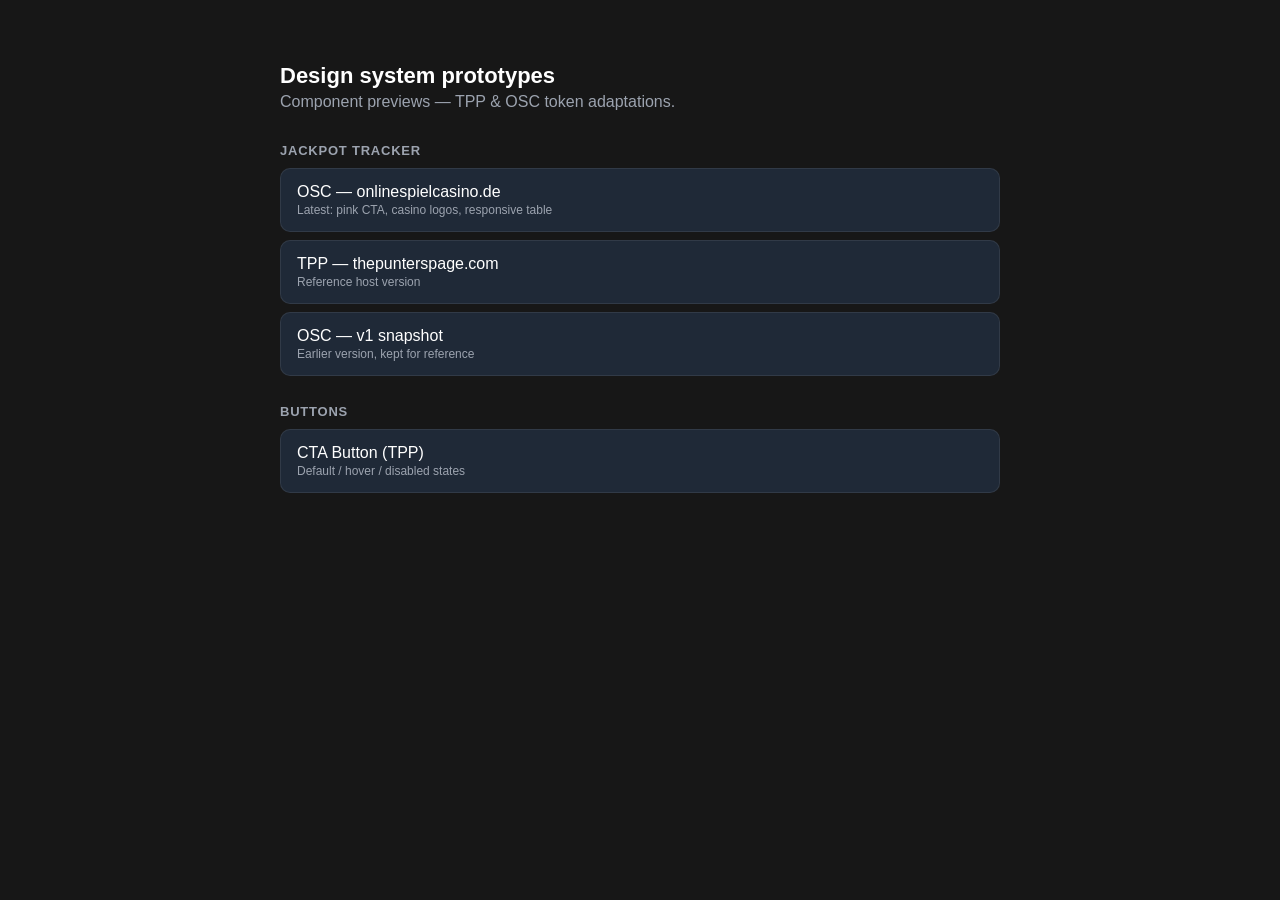
<file: index.html>
<!doctype html>
<html lang="en">
<head>
<meta charset="utf-8" />
<title>Design system prototypes</title>
<style>
  body { background: #171717; color: #fff; font-family: -apple-system, "Nunito Sans", sans-serif; padding: 48px 24px; max-width: 720px; margin: 0 auto; }
  h1 { font-size: 22px; margin-bottom: 4px; }
  p.sub { color: #9CA3AF; margin-top: 0; margin-bottom: 32px; }
  .group { margin-bottom: 28px; }
  .group h2 { font-size: 13px; text-transform: uppercase; letter-spacing: 0.06em; color: #9CA3AF; margin-bottom: 10px; }
  a.card { display: block; background: #1F2937; border: 1px solid rgba(255,255,255,0.08); border-radius: 10px; padding: 14px 16px; margin-bottom: 8px; color: #fff; text-decoration: none; }
  a.card:hover { border-color: #29D1C4; }
  a.card span { display: block; font-size: 12px; color: #9CA3AF; margin-top: 2px; }
</style>
</head>
<body>

<h1>Design system prototypes</h1>
<p class="sub">Component previews — TPP &amp; OSC token adaptations.</p>

<div class="group">
  <h2>Jackpot Tracker</h2>
  <a class="card" href="components/jackpot-tracker/jackpot-tracker.osc.html">
    OSC — onlinespielcasino.de <span>Latest: pink CTA, casino logos, responsive table</span>
  </a>
  <a class="card" href="components/jackpot-tracker/jackpot-tracker.html">
    TPP — thepunterspage.com <span>Reference host version</span>
  </a>
  <a class="card" href="components/jackpot-tracker/versions/v1-pink-cta-casino-logos/jackpot-tracker.osc.html">
    OSC — v1 snapshot <span>Earlier version, kept for reference</span>
  </a>
</div>

<div class="group">
  <h2>Buttons</h2>
  <a class="card" href="components/cta-button/cta-button.html">
    CTA Button (TPP) <span>Default / hover / disabled states</span>
  </a>
</div>

</body>
</html>
</file>
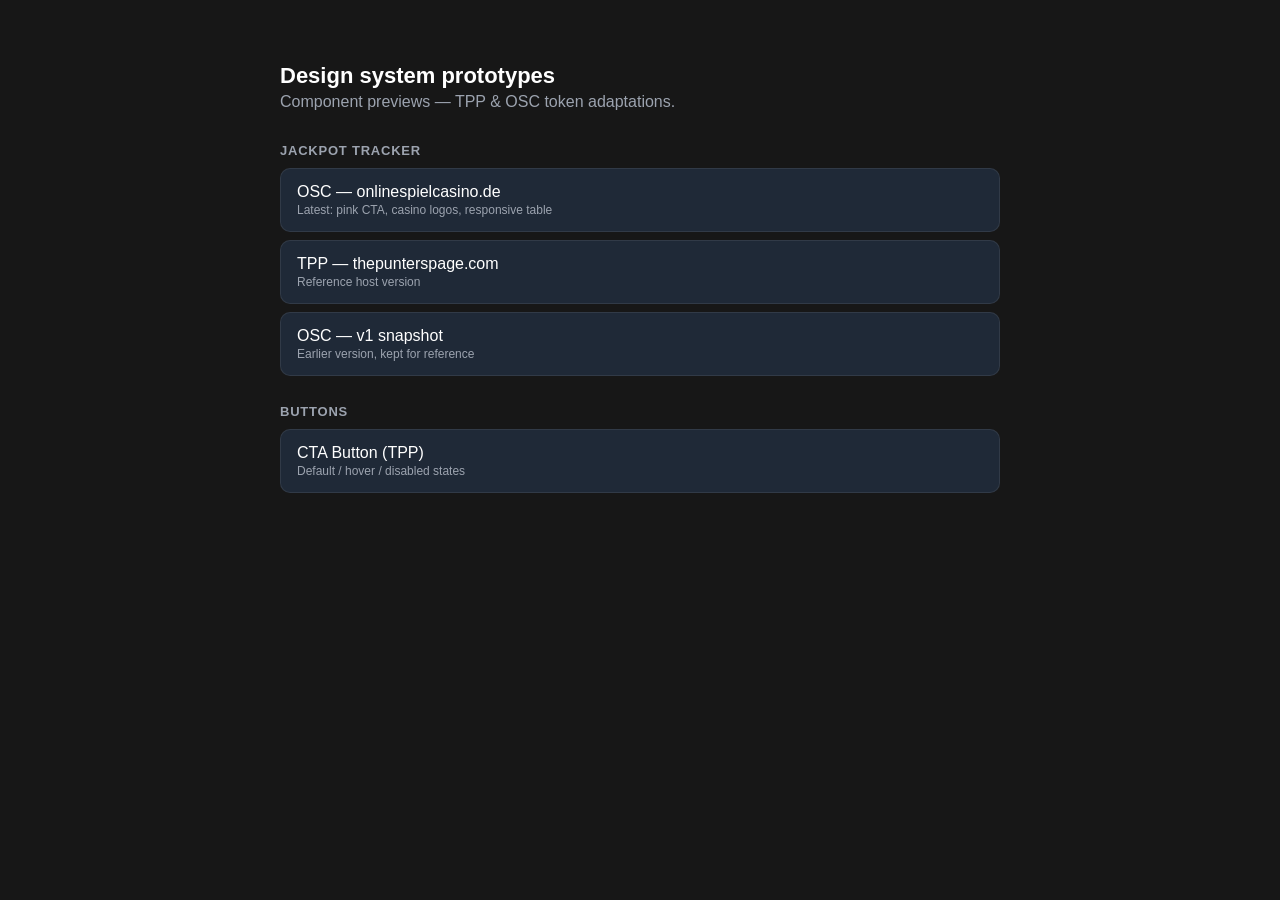
<file: all-demos.html>
<!doctype html>
<html lang="en">
<head>
<meta charset="utf-8" />
<meta name="viewport" content="width=device-width, initial-scale=1" />
<title>Design system prototypes</title>
<style>
  body { background: #171717; color: #fff; font-family: -apple-system, "Nunito Sans", sans-serif; padding: 48px 24px; max-width: 720px; margin: 0 auto; }
  h1 { font-size: 22px; margin-bottom: 4px; }
  p.sub { color: #9CA3AF; margin-top: 0; margin-bottom: 32px; }
  .group { margin-bottom: 28px; }
  .group h2 { font-size: 13px; text-transform: uppercase; letter-spacing: 0.06em; color: #9CA3AF; margin-bottom: 10px; }
  a.card { display: block; background: #1F2937; border: 1px solid rgba(255,255,255,0.08); border-radius: 10px; padding: 14px 16px; margin-bottom: 8px; color: #fff; text-decoration: none; }
  a.card:hover { border-color: #29D1C4; }
  a.card span { display: block; font-size: 12px; color: #9CA3AF; margin-top: 2px; }
</style>
</head>
<body>

<h1>Design system prototypes</h1>
<p class="sub">Component previews — TPP &amp; OSC token adaptations.</p>

<div class="group">
  <h2>Jackpot Tracker</h2>
  <a class="card" href="components/jackpot-tracker/jackpot-tracker.osc.html">
    OSC — onlinespielcasino.de <span>Latest: pink CTA, casino logos, responsive table</span>
  </a>
  <a class="card" href="components/jackpot-tracker/jackpot-tracker.html">
    TPP — thepunterspage.com <span>Reference host version</span>
  </a>
  <a class="card" href="components/jackpot-tracker/versions/v1-pink-cta-casino-logos/jackpot-tracker.osc.html">
    OSC — v1 snapshot <span>Earlier version, kept for reference</span>
  </a>
</div>

<div class="group">
  <h2>Buttons</h2>
  <a class="card" href="components/cta-button/cta-button.html">
    CTA Button (TPP) <span>Default / hover / disabled states</span>
  </a>
</div>

</body>
</html>
</file>
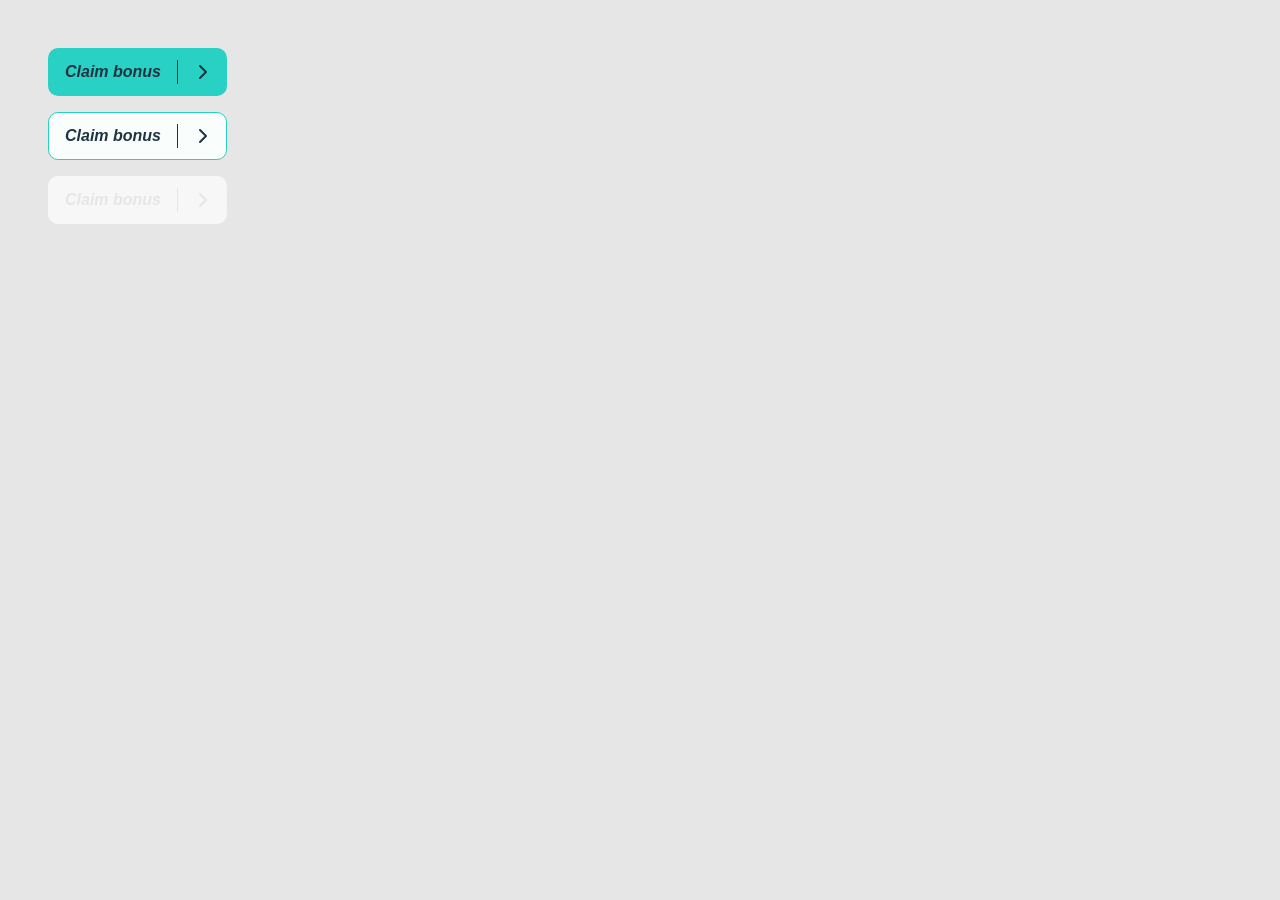
<file: components/cta-button/cta-button.html>
<!doctype html>
<html lang="es">
<head>
<meta charset="utf-8" />
<meta name="viewport" content="width=device-width, initial-scale=1" />
<title>TPP CTA Button — preview</title>
<link rel="stylesheet" href="../../tokens/tokens.css" />
<link rel="stylesheet" href="cta-button.css" />
<style>
  body { background: #e6e6e6; padding: 40px; display: flex; gap: 16px; flex-direction: column; align-items: flex-start; font-family: sans-serif; }
</style>
</head>
<body>

<button type="button" class="tpp-btn-cta">
  <span class="tpp-btn-cta__label">Claim bonus</span>
  <span class="tpp-btn-cta__icon-group">
    <span class="tpp-btn-cta__divider" aria-hidden="true"></span>
    <svg class="tpp-btn-cta__chevron" viewBox="0 0 320 512" aria-hidden="true">
      <path d="M310.6 233.4c12.5 12.5 12.5 32.8 0 45.3l-192 192c-12.5 12.5-32.8 12.5-45.3 0s-12.5-32.8 0-45.3L242.7 256 73.4 86.6c-12.5-12.5-12.5-32.8 0-45.3s32.8-12.5 45.3 0l192 192z"/>
    </svg>
  </span>
</button>

<button type="button" class="tpp-btn-cta is-hover">
  <span class="tpp-btn-cta__label">Claim bonus</span>
  <span class="tpp-btn-cta__icon-group">
    <span class="tpp-btn-cta__divider" aria-hidden="true"></span>
    <svg class="tpp-btn-cta__chevron" viewBox="0 0 320 512" aria-hidden="true">
      <path d="M310.6 233.4c12.5 12.5 12.5 32.8 0 45.3l-192 192c-12.5 12.5-32.8 12.5-45.3 0s-12.5-32.8 0-45.3L242.7 256 73.4 86.6c-12.5-12.5-12.5-32.8 0-45.3s32.8-12.5 45.3 0l192 192z"/>
    </svg>
  </span>
</button>

<button type="button" class="tpp-btn-cta" disabled>
  <span class="tpp-btn-cta__label">Claim bonus</span>
  <span class="tpp-btn-cta__icon-group">
    <span class="tpp-btn-cta__divider" aria-hidden="true"></span>
    <svg class="tpp-btn-cta__chevron" viewBox="0 0 320 512" aria-hidden="true">
      <path d="M310.6 233.4c12.5 12.5 12.5 32.8 0 45.3l-192 192c-12.5 12.5-32.8 12.5-45.3 0s-12.5-32.8 0-45.3L242.7 256 73.4 86.6c-12.5-12.5-12.5-32.8 0-45.3s32.8-12.5 45.3 0l192 192z"/>
    </svg>
  </span>
</button>

</body>
</html>
</file>
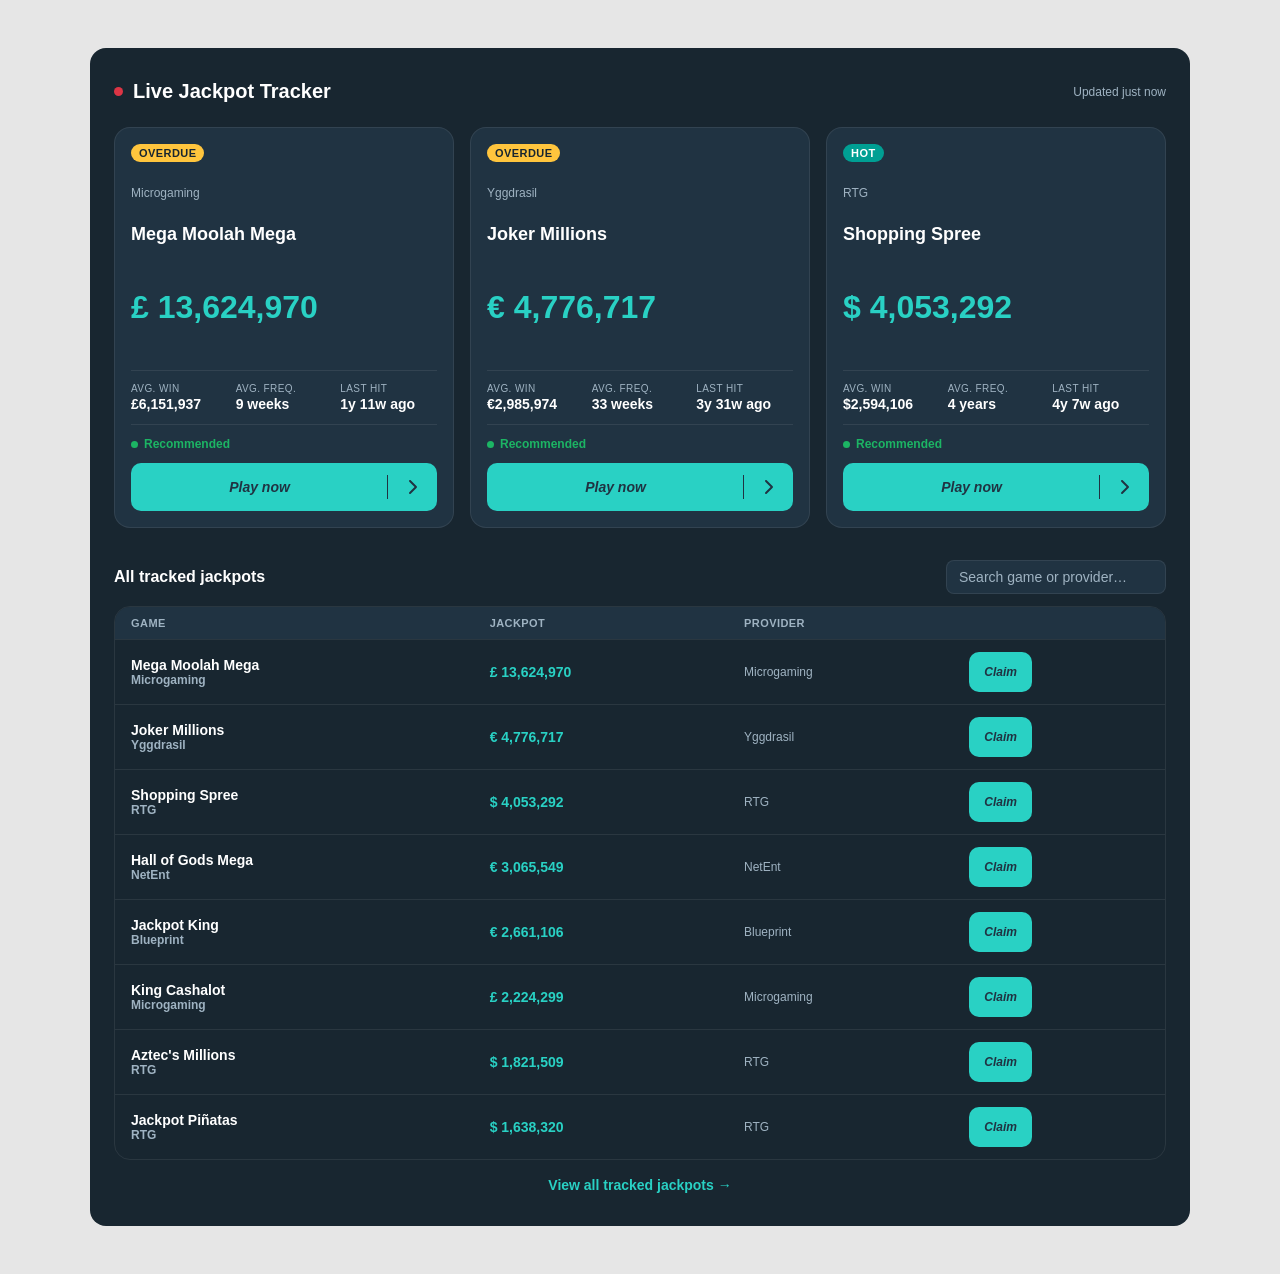
<file: components/jackpot-tracker/jackpot-tracker.html>
<!doctype html>
<html lang="en">
<head>
<meta charset="utf-8" />
<meta name="viewport" content="width=device-width, initial-scale=1" />
<title>TPP Jackpot Tracker — preview</title>
<link rel="stylesheet" href="../../tokens/tokens.css" />
<link rel="stylesheet" href="../cta-button/cta-button.css" />
<link rel="stylesheet" href="jackpot-tracker.css" />
<style>
  body { background: #e6e6e6; padding: 40px; font-family: sans-serif; }
  .page { max-width: 1100px; margin: 0 auto; }
</style>
</head>
<body>
<div class="page">

<section class="tpp-jackpot-tracker" aria-label="Jackpot tracker">
  <div class="tpp-jackpot-tracker__header">
    <h2 class="tpp-jackpot-tracker__title">
      <span class="tpp-jackpot-tracker__live-dot" aria-hidden="true"></span>
      Live Jackpot Tracker
    </h2>
    <span class="tpp-jackpot-tracker__updated">Updated <span id="jt-updated">just now</span></span>
  </div>

  <div class="tpp-jackpot-tracker__hero-grid" id="jt-hero-grid"></div>

  <div class="tpp-jackpot-tracker__table-controls">
    <h3 style="margin:0; font-size:16px;">All tracked jackpots</h3>
    <input type="search" id="jt-search" class="jt-search" placeholder="Search game or provider…" />
  </div>

  <div class="tpp-jackpot-tracker__table-wrap">
    <table class="jt-table">
      <thead>
        <tr>
          <th data-sortable="game">Game</th>
          <th data-sortable="amount">Jackpot</th>
          <th>Provider</th>
          <th></th>
        </tr>
      </thead>
      <tbody id="jt-table-body"></tbody>
    </table>
  </div>

  <div class="tpp-jackpot-tracker__footer">
    <a href="#">View all tracked jackpots →</a>
  </div>
</section>

</div>
<script src="jackpot-tracker.js"></script>
</body>
</html>
</file>
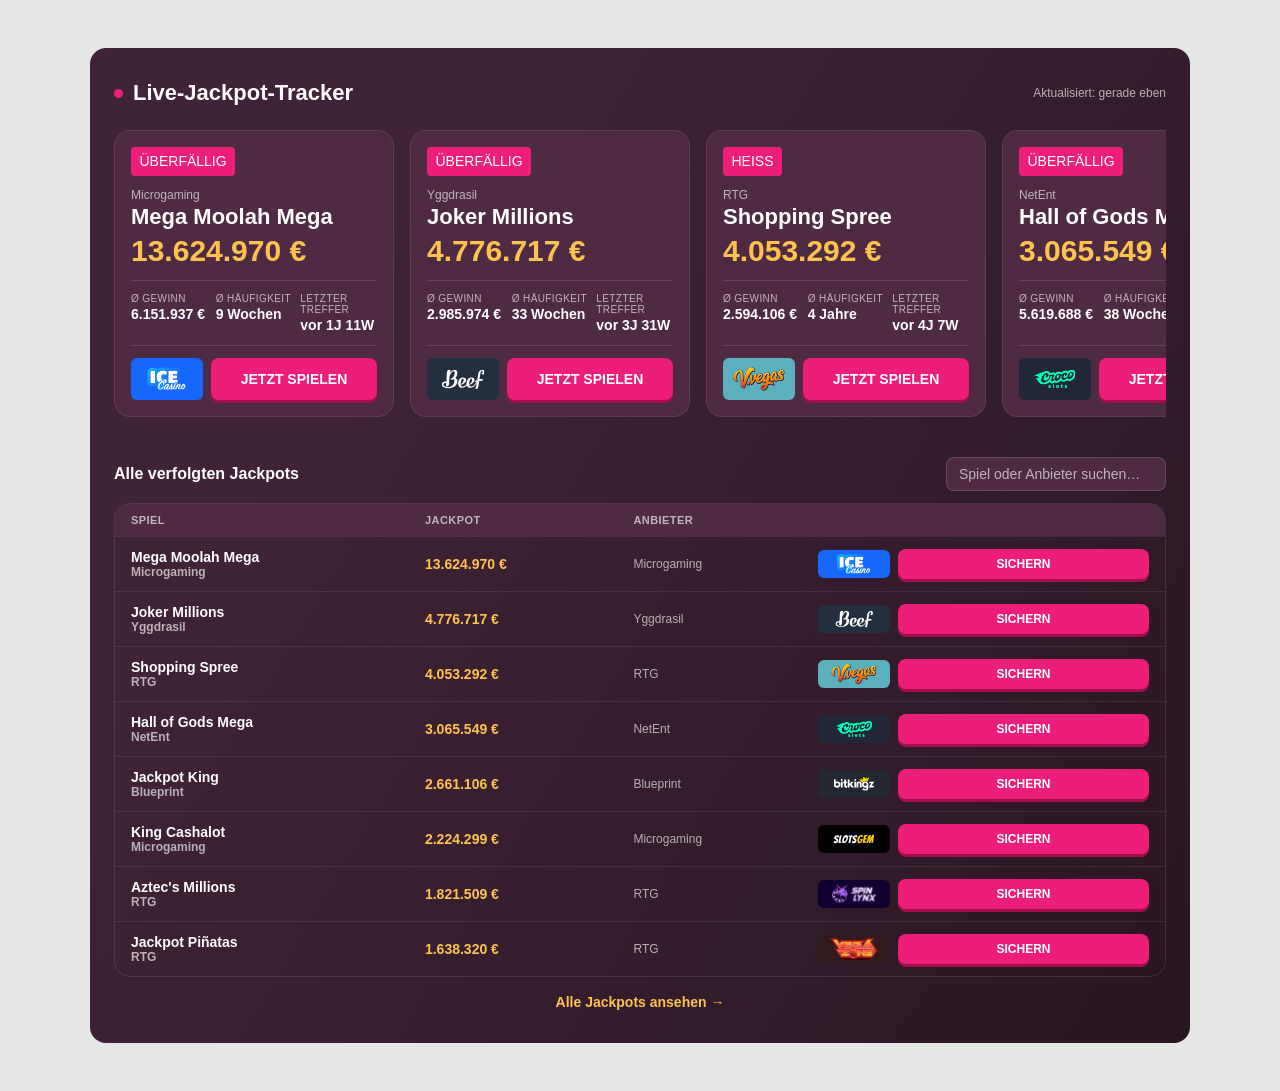
<file: components/jackpot-tracker/jackpot-tracker.osc.html>
<!doctype html>
<html lang="de">
<head>
<meta charset="utf-8" />
<meta name="viewport" content="width=device-width, initial-scale=1" />
<title>OSC Jackpot-Tracker — Vorschau</title>
<link rel="stylesheet" href="/tokens/osc.tokens.css" />
<link rel="stylesheet" href="/components/jackpot-tracker/jackpot-tracker.osc.css" />
<style>
  body { background: #e6e6e6; padding: 40px; font-family: sans-serif; }
  .page { max-width: 1100px; margin: 0 auto; }

  /* Este archivo es un "preview harness" (fondo gris + padding, para ver el componente aislado).
     Ese padding generoso está pensado para desktop — en mobile solo restaba ancho útil y dejaba
     el componente flotando con márgenes grises en vez de ocupar la pantalla. El componente ya
     tiene su propio padding interno responsive (ver jackpot-tracker.osc.css), así que aquí basta
     con reducir el del harness. */
  @media (max-width: 680px) {
    body { padding: 8px; }
    .page { max-width: 100%; }
  }
</style>
</head>
<body>
<div class="page">

<section class="osc-jackpot-tracker" aria-label="Jackpot-Tracker">
  <div class="osc-jackpot-tracker__header">
    <h2 class="osc-jackpot-tracker__title">
      <span class="osc-jackpot-tracker__live-dot" aria-hidden="true"></span>
      Live-Jackpot-Tracker
    </h2>
    <span class="osc-jackpot-tracker__updated">Aktualisiert: <span id="osc-jt-updated">gerade eben</span></span>
  </div>

  <div class="osc-jackpot-tracker__hero-grid" id="osc-jt-hero-grid"></div>

  <div class="osc-jackpot-tracker__table-controls">
    <h3 style="margin:0; font-size:16px;">Alle verfolgten Jackpots</h3>
    <input type="search" id="osc-jt-search" class="osc-jt-search" placeholder="Spiel oder Anbieter suchen…" />
  </div>

  <div class="osc-jackpot-tracker__table-wrap">
    <table class="osc-jt-table">
      <thead>
        <tr>
          <th data-sortable="game">Spiel</th>
          <th data-sortable="amount">Jackpot</th>
          <th>Anbieter</th>
          <th></th>
        </tr>
      </thead>
      <tbody id="osc-jt-table-body"></tbody>
    </table>
  </div>

  <div class="osc-jackpot-tracker__footer">
    <a href="#">Alle Jackpots ansehen →</a>
  </div>
</section>

</div>
<script src="/components/jackpot-tracker/jackpot-tracker.osc.js"></script>
</body>
</html>
</file>
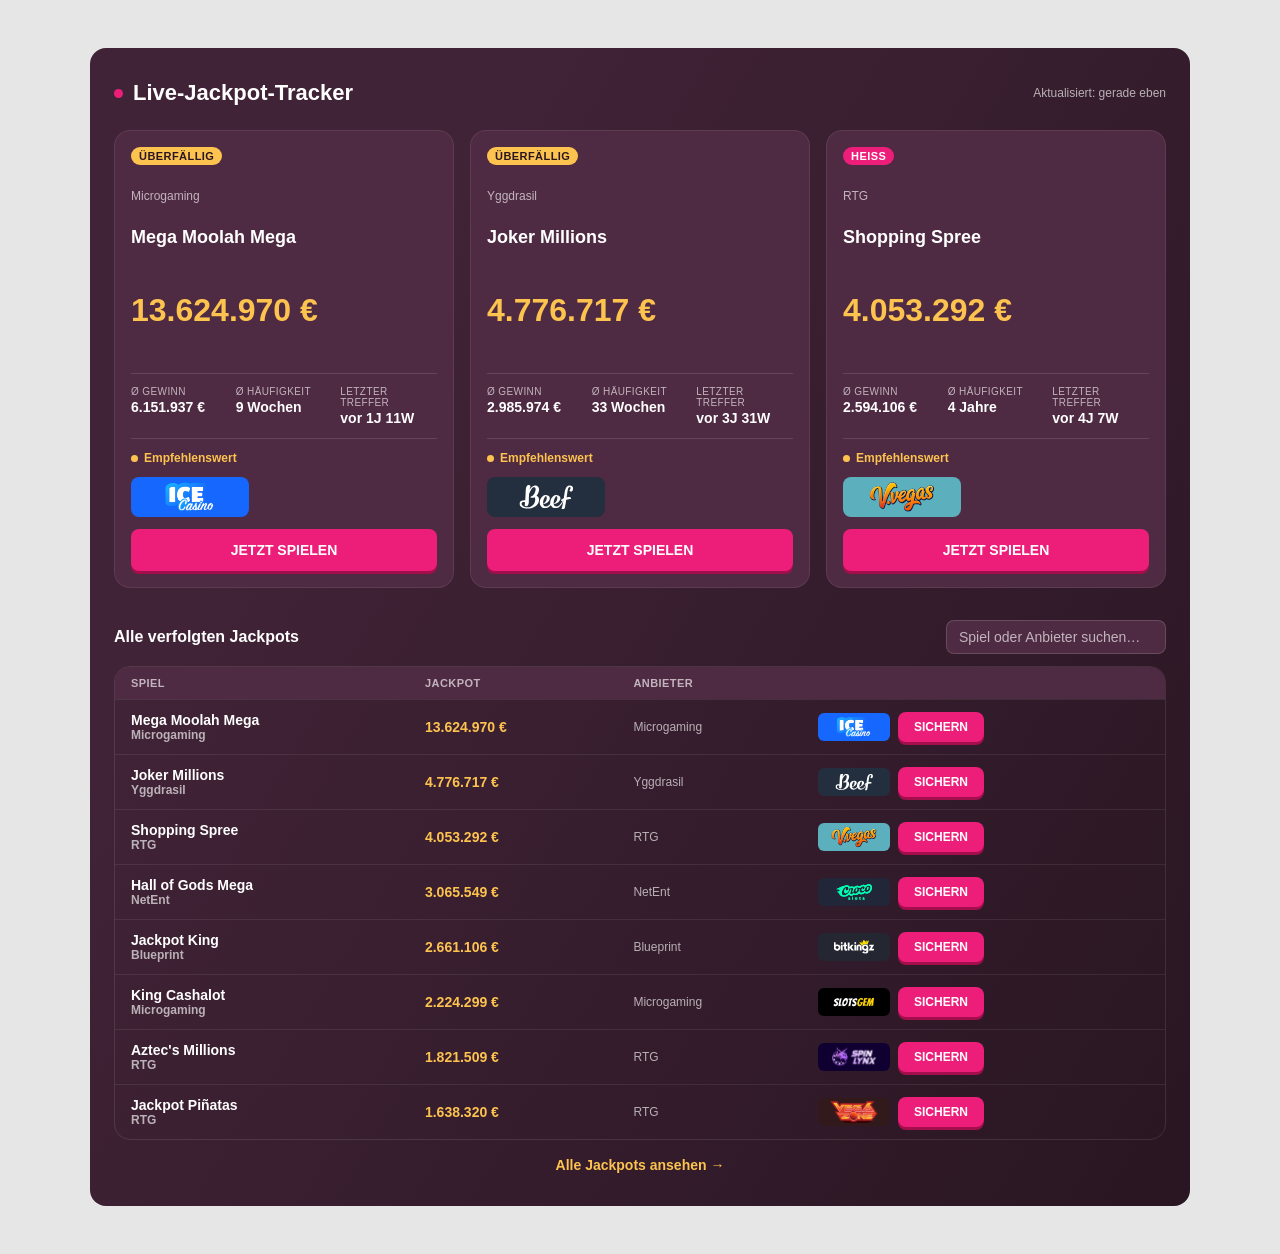
<file: components/jackpot-tracker/versions/v1-pink-cta-casino-logos/jackpot-tracker.osc.html>
<!doctype html>
<html lang="de">
<head>
<meta charset="utf-8" />
<meta name="viewport" content="width=device-width, initial-scale=1" />
<title>OSC Jackpot-Tracker — Vorschau (v1: pink CTA + casino logos)</title>
<link rel="stylesheet" href="osc.tokens.css" />
<link rel="stylesheet" href="jackpot-tracker.osc.css" />
<style>
  body { background: #e6e6e6; padding: 40px; font-family: sans-serif; }
  .page { max-width: 1100px; margin: 0 auto; }
</style>
</head>
<body>
<div class="page">

<section class="osc-jackpot-tracker" aria-label="Jackpot-Tracker">
  <div class="osc-jackpot-tracker__header">
    <h2 class="osc-jackpot-tracker__title">
      <span class="osc-jackpot-tracker__live-dot" aria-hidden="true"></span>
      Live-Jackpot-Tracker
    </h2>
    <span class="osc-jackpot-tracker__updated">Aktualisiert: <span id="osc-jt-updated">gerade eben</span></span>
  </div>

  <div class="osc-jackpot-tracker__hero-grid" id="osc-jt-hero-grid"></div>

  <div class="osc-jackpot-tracker__table-controls">
    <h3 style="margin:0; font-size:16px;">Alle verfolgten Jackpots</h3>
    <input type="search" id="osc-jt-search" class="osc-jt-search" placeholder="Spiel oder Anbieter suchen…" />
  </div>

  <div class="osc-jackpot-tracker__table-wrap">
    <table class="osc-jt-table">
      <thead>
        <tr>
          <th data-sortable="game">Spiel</th>
          <th data-sortable="amount">Jackpot</th>
          <th>Anbieter</th>
          <th></th>
        </tr>
      </thead>
      <tbody id="osc-jt-table-body"></tbody>
    </table>
  </div>

  <div class="osc-jackpot-tracker__footer">
    <a href="#">Alle Jackpots ansehen →</a>
  </div>
</section>

</div>
<script src="jackpot-tracker.osc.js"></script>
</body>
</html>
</file>
<file: tokens/tokens.css>
/*
  TPP Design Tokens — CSS Custom Properties
  Fuente: CLAUDE.md (Figma MCP + Brands & Themes/TPP.tokens.json)
  Prefijo --tpp- para no chocar con otros estilos al insertarse en un theme/child-theme de WordPress.
*/

:root {
  /* ---- Color · primitivos ---- */
  --tpp-color-green-50: #F1FDFD;
  --tpp-color-green-100: #E3FDFB;
  --tpp-color-green-200: #78ECE3;
  --tpp-color-green-300: #29D1C4;
  --tpp-color-green-400: #009F93;
  --tpp-color-green-500: #0C7977;
  --tpp-color-green-600: #1A6368;
  --tpp-color-green-700: #21585E;
  --tpp-color-green-800: #1D4044;
  --tpp-color-green-900: #112827;

  --tpp-color-blue-50: #8FCAEF;
  --tpp-color-blue-100: #65ACD8;
  --tpp-color-blue-200: #4891BE;
  --tpp-color-blue-300: #3A7CA5;
  --tpp-color-blue-400: #357196;
  --tpp-color-blue-500: #335B7A;
  --tpp-color-blue-600: #2F4F69;
  --tpp-color-blue-700: #284256;
  --tpp-color-blue-800: #203342;
  --tpp-color-blue-900: #182630;

  --tpp-color-white: #FFFFFF;
  --tpp-color-dark: #171717;

  /* ---- Color · semánticos (marca TPP) ---- */
  --tpp-color-brand-primary-01: var(--tpp-color-green-300);
  --tpp-color-brand-primary-02: var(--tpp-color-green-400);
  --tpp-color-brand-primary-03: var(--tpp-color-green-700);
  --tpp-color-brand-secondary-01: var(--tpp-color-blue-300);
  --tpp-color-brand-secondary-02: var(--tpp-color-blue-500);
  --tpp-color-brand-secondary-03: var(--tpp-color-blue-800);

  --tpp-color-neutral-50: #F9FAFB;
  --tpp-color-neutral-100: #F3F4F6;
  --tpp-color-neutral-200: #E5E7EB;
  --tpp-color-neutral-300: #D1D5DB;
  --tpp-color-neutral-400: #9CA3AF;
  --tpp-color-neutral-500: #686F7D;
  --tpp-color-neutral-600: #4B5563;
  --tpp-color-neutral-700: #374151;
  --tpp-color-neutral-800: #1F2937;
  --tpp-color-neutral-900: #111827;

  --tpp-color-error-light: #F4B0B2;
  --tpp-color-error-base: #DC3545;
  --tpp-color-error-dark: #871C26;
  --tpp-color-success-light: #56DC95;
  --tpp-color-success-base: #1CB564;
  --tpp-color-success-dark: #116E3D;
  --tpp-color-warning-light: #FFE197;
  --tpp-color-warning-base: #FFC53D;
  --tpp-color-warning-dark: #B38C29;
  --tpp-color-link-light: #99BDFF;
  --tpp-color-link-base: #2D6DFD;
  --tpp-color-link-dark: #1E3F73;

  --tpp-color-bg-01: var(--tpp-color-neutral-100);
  --tpp-color-bg-02: var(--tpp-color-neutral-50);
  --tpp-color-bg-stroke-02: var(--tpp-color-neutral-200);
  --tpp-color-bg-modal-01: #203342;
  --tpp-color-bg-surface: var(--tpp-color-neutral-50);
  --tpp-color-bg-surface-alt: var(--tpp-color-neutral-200);
  --tpp-color-bg-surface-alt-darker: var(--tpp-color-neutral-300);
  --tpp-color-bg-dark: var(--tpp-color-brand-secondary-03);

  --tpp-color-text-primary: #203342;
  --tpp-color-text-secondary: #6B7280;
  --tpp-color-text-deactivated: #E6E6E6;
  --tpp-color-text-inverted: #FFFFFF;
  --tpp-color-text-hyperlink: #009F93;
  --tpp-color-text-disabled: #9CA3AF;

  /* ---- Typography ---- */
  --tpp-font-family-heading: "Poppins", sans-serif;
  --tpp-font-family-body: "Nunito Sans", sans-serif;

  --tpp-font-weight-extralight: 100;
  --tpp-font-weight-light: 300;
  --tpp-font-weight-regular: 500;
  --tpp-font-weight-semibold: 600;
  --tpp-font-weight-bold: 700;
  --tpp-font-weight-extrabold: 800;
  --tpp-font-weight-black: 900;

  --tpp-font-size-desktop-h1: 32px;
  --tpp-font-size-desktop-h2: 24px;
  --tpp-font-size-desktop-h3: 20px;
  --tpp-font-size-desktop-h4: 18px;
  --tpp-font-size-desktop-body-18: 18px;
  --tpp-font-size-desktop-body-16: 16px;
  --tpp-font-size-desktop-body-14: 14px;
  --tpp-font-size-desktop-body-12: 12px;
  --tpp-font-size-desktop-body-10: 10px;

  --tpp-font-size-mobile-h1: 24px;
  --tpp-font-size-mobile-h2: 22px;
  --tpp-font-size-mobile-h3: 20px;
  --tpp-font-size-mobile-h4: 18px;
  --tpp-font-size-mobile-body-18: 18px;
  --tpp-font-size-mobile-body-16: 16px;
  --tpp-font-size-mobile-body-14: 14px;
  --tpp-font-size-mobile-body-12: 12px;
  --tpp-font-size-mobile-body-10: 10px;

  --tpp-line-height-header: 31px;
  --tpp-line-height-body-18: 28px;
  --tpp-line-height-body-16: 26px;
  --tpp-line-height-body-14: 24px;
  --tpp-line-height-body-12: 22px;
  --tpp-line-height-body-10: 14px;

  --tpp-letter-spacing-header: -0.5px;
  --tpp-letter-spacing-body: 0px;

  /*
    ---- Spacing ----
    Escala real "spacing/0"–"spacing/13" (Figma, librería "Design System 2.0 - Multi-brand",
    colección de variables "Properties"). Solo 2 de los 14 pasos tienen valor px confirmado
    (los usados por el botón CTA); el resto existen como variable pero no se han resuelto
    todavía. No inventes los que faltan — vuelve a Figma o pide el export de "Properties".
  */
  --tpp-spacing-4: 10px; /* confirmado: usado como padding vertical del botón CTA */
  --tpp-spacing-5: 16px; /* confirmado: usado como padding horizontal / gap del botón CTA */

  /* ---- Radius / tamaños de componente (Buttons) ---- */
  --tpp-radius-button-cta: 10px;
  --tpp-radius-button-secondary: 8px;
  --tpp-button-height-small: 32px;
  --tpp-button-height-regular: 40px;
  --tpp-button-height-large: 48px;
}
</file>
<file: components/cta-button/cta-button.css>
/*
  Componente: CTA Button (TPP)
  Fuente Figma: node 809:505258 ("CTA_button_tpp"), archivo jyUV9B2iWFfQq9LdIIxf3V,
  librería "🧠 Design System 2.0 - Multi-brand". Estados leídos del propio componente:
  Default, Hover, Disable.
  Requiere tokens/tokens.css cargado antes que este archivo (usa var(--tpp-*, fallback)
  por lo que también funciona solo, con los valores fijos de Figma como respaldo).
*/

.tpp-btn-cta {
  display: inline-flex;
  align-items: center;
  justify-content: center;
  gap: var(--tpp-spacing-5, 16px);
  padding: var(--tpp-spacing-4, 10px) var(--tpp-spacing-5, 16px);
  border-radius: var(--tpp-radius-button-cta, 10px);
  border: 1px solid transparent;
  background: var(--tpp-color-brand-primary-01, #29D1C4);
  cursor: pointer;
  font-family: var(--tpp-font-family-body, "Nunito Sans", sans-serif);
  font-weight: var(--tpp-font-weight-extrabold, 800);
  font-style: italic;
  font-size: var(--tpp-font-size-mobile-body-16, 16px);
  line-height: var(--tpp-line-height-body-16, 24px);
  color: var(--tpp-color-text-primary, #203342);
  text-align: center;
  transition: background-color 0.15s ease, border-color 0.15s ease, color 0.15s ease;
}

.tpp-btn-cta__label {
  flex: 1 0 0;
}

.tpp-btn-cta__icon-group {
  display: flex;
  align-items: center;
  gap: var(--tpp-spacing-5, 16px);
  height: 24px;
  flex-shrink: 0;
}

.tpp-btn-cta__divider {
  width: 1px;
  height: 24px;
  background: currentColor;
  flex-shrink: 0;
}

.tpp-btn-cta__chevron {
  width: 16px;
  height: 16px;
  fill: currentColor;
  flex-shrink: 0;
}

/* Estado Hover — fondo casi blanco + borde verde marca (leído directo del componente) */
.tpp-btn-cta:hover,
.tpp-btn-cta.is-hover {
  background: #F9FEFD;
  border-color: var(--tpp-color-brand-primary-01, #29D1C4);
}

/* Estado Disable */
.tpp-btn-cta:disabled,
.tpp-btn-cta.is-disabled {
  background: #F7F7F7;
  color: var(--tpp-color-text-deactivated, #E6E6E6);
  cursor: not-allowed;
}
</file>
<file: components/jackpot-tracker/jackpot-tracker.css>
/*
  Componente: Jackpot Tracker (TPP) — reference host
  Referencia de patrón/contenido: https://casinotracking.com/jackpot-tracker (estructura de cards +
  tabla + badges de urgencia). Colores NO copiados de esa referencia (usa cyan de marca propia) — aquí
  se remapean a los tokens semánticos de TPP (tokens/tokens.css). Reutiliza .tpp-btn-cta tal cual
  (cta-button.css) para que el CTA sea idéntico al resto del sitio.

  Variables locales sin token TPP publicado todavía (superficie oscura de card, radius de card,
  duración de la animación "live"): documentadas aquí con fallback fijo, no se inventan como si
  fueran tokens oficiales — mismo criterio que tpp-design-system-rules.md.
*/

.tpp-jackpot-tracker {
  --jt-radius-card: 16px;
  --jt-surface-base: var(--tpp-color-blue-900, #182630);
  --jt-surface-card: var(--tpp-color-blue-800, #203342);
  --jt-surface-card-alt: var(--tpp-color-blue-700, #284256);
  --jt-border: rgba(255, 255, 255, 0.08);
  --jt-text-primary: var(--tpp-color-white, #FFFFFF);
  --jt-text-muted: #9FB3C2;

  background: var(--jt-surface-base);
  border-radius: var(--jt-radius-card);
  padding: 32px 24px;
  font-family: var(--tpp-font-family-body, "Nunito Sans", sans-serif);
  color: var(--jt-text-primary);
}

/* ---- Header ---- */

.tpp-jackpot-tracker__header {
  display: flex;
  flex-wrap: wrap;
  align-items: center;
  justify-content: space-between;
  gap: 12px;
  margin-bottom: 24px;
}

.tpp-jackpot-tracker__title {
  display: flex;
  align-items: center;
  gap: 10px;
  font-family: var(--tpp-font-family-heading, "Poppins", sans-serif);
  font-weight: 700;
  font-size: var(--tpp-font-size-desktop-h3, 20px);
  margin: 0;
}

.tpp-jackpot-tracker__live-dot {
  width: 9px;
  height: 9px;
  border-radius: 50%;
  background: var(--tpp-color-error-base, #DC3545);
  flex-shrink: 0;
  animation: jt-pulse 1.8s ease-in-out infinite;
}

.tpp-jackpot-tracker__updated {
  font-size: var(--tpp-font-size-desktop-body-12, 12px);
  color: var(--jt-text-muted);
}

@keyframes jt-pulse {
  0%, 100% { box-shadow: 0 0 0 0 rgba(220, 53, 69, 0.55); }
  50% { box-shadow: 0 0 0 5px rgba(220, 53, 69, 0); }
}

/* ---- Hero cards ---- */

.tpp-jackpot-tracker__hero-grid {
  display: grid;
  grid-template-columns: repeat(3, 1fr);
  gap: var(--tpp-spacing-5, 16px);
  margin-bottom: 32px;
}

@media (max-width: 900px) {
  .tpp-jackpot-tracker__hero-grid { grid-template-columns: 1fr; }
}

.jt-card {
  position: relative;
  background: var(--jt-surface-card);
  border: 1px solid var(--jt-border);
  border-radius: var(--jt-radius-card);
  padding: var(--tpp-spacing-5, 16px);
  display: flex;
  flex-direction: column;
  gap: 12px;
}

.jt-card__top {
  display: flex;
  align-items: flex-start;
  justify-content: space-between;
  gap: 8px;
}

.jt-badge {
  display: inline-block;
  font-size: 11px;
  font-weight: 700;
  letter-spacing: 0.04em;
  text-transform: uppercase;
  padding: 3px 8px;
  border-radius: 999px;
}

.jt-badge--overdue { background: var(--tpp-color-warning-base, #FFC53D); color: var(--tpp-color-blue-900, #182630); }
.jt-badge--hot { background: var(--tpp-color-brand-primary-02, #009F93); color: var(--tpp-color-white, #fff); }
.jt-badge--recent { background: var(--jt-surface-card-alt); color: var(--jt-text-muted); border: 1px solid var(--jt-border); }

.jt-card__provider {
  font-size: var(--tpp-font-size-desktop-body-12, 12px);
  color: var(--jt-text-muted);
}

.jt-card__game {
  font-family: var(--tpp-font-family-heading, "Poppins", sans-serif);
  font-weight: 700;
  font-size: var(--tpp-font-size-desktop-h4, 18px);
  margin: 0;
}

.jt-card__amount {
  font-family: var(--tpp-font-family-heading, "Poppins", sans-serif);
  font-weight: 800;
  font-size: 32px;
  color: var(--tpp-color-brand-primary-01, #29D1C4);
  transition: color 0.2s ease;
}

.jt-card__amount.is-updating { color: var(--tpp-color-white, #fff); }

.jt-card__stats {
  display: grid;
  grid-template-columns: repeat(3, 1fr);
  gap: 8px;
  padding: 12px 0;
  border-top: 1px solid var(--jt-border);
  border-bottom: 1px solid var(--jt-border);
}

.jt-stat__label {
  display: block;
  font-size: 10px;
  text-transform: uppercase;
  letter-spacing: 0.04em;
  color: var(--jt-text-muted);
  margin-bottom: 2px;
}

.jt-stat__value {
  display: block;
  font-size: var(--tpp-font-size-desktop-body-14, 14px);
  font-weight: 600;
}

.jt-card__signal {
  display: inline-flex;
  align-items: center;
  gap: 6px;
  font-size: var(--tpp-font-size-desktop-body-12, 12px);
  font-weight: 600;
}

.jt-card__signal::before {
  content: "";
  width: 7px;
  height: 7px;
  border-radius: 50%;
}

.jt-card__signal--go { color: var(--tpp-color-success-base, #1CB564); }
.jt-card__signal--go::before { background: var(--tpp-color-success-base, #1CB564); }
.jt-card__signal--wait { color: var(--jt-text-muted); }
.jt-card__signal--wait::before { background: var(--jt-text-muted); }

.jt-card .tpp-btn-cta {
  width: 100%;
  font-size: 14px;
  padding: 10px var(--tpp-spacing-5, 16px);
}

/* ---- Table ---- */

.tpp-jackpot-tracker__table-controls {
  display: flex;
  flex-wrap: wrap;
  gap: 12px;
  align-items: center;
  justify-content: space-between;
  margin-bottom: 12px;
}

.jt-search {
  background: var(--jt-surface-card);
  border: 1px solid var(--jt-border);
  border-radius: 8px;
  color: var(--jt-text-primary);
  padding: 8px 12px;
  font-size: 14px;
  font-family: inherit;
  min-width: 220px;
}

.jt-search::placeholder { color: var(--jt-text-muted); }
.jt-search:focus { outline: 2px solid var(--tpp-color-brand-primary-01, #29D1C4); outline-offset: 1px; }

.tpp-jackpot-tracker__table-wrap {
  overflow-x: auto;
  border: 1px solid var(--jt-border);
  border-radius: var(--jt-radius-card);
}

.jt-table {
  width: 100%;
  border-collapse: collapse;
  min-width: 560px;
  font-size: 14px;
}

.jt-table th {
  text-align: left;
  font-size: 11px;
  text-transform: uppercase;
  letter-spacing: 0.04em;
  color: var(--jt-text-muted);
  padding: 10px 16px;
  background: var(--jt-surface-card);
  position: sticky;
  top: 0;
}

.jt-table th[data-sortable] { cursor: pointer; user-select: none; }
.jt-table th[data-sortable]:hover { color: var(--jt-text-primary); }

.jt-table td {
  padding: 12px 16px;
  border-top: 1px solid var(--jt-border);
  vertical-align: middle;
}

.jt-table tbody tr:hover { background: rgba(255, 255, 255, 0.03); }

.jt-table__game { font-weight: 600; }
.jt-table__provider { color: var(--jt-text-muted); font-size: 12px; }
.jt-table__amount { font-weight: 700; color: var(--tpp-color-brand-primary-01, #29D1C4); }

.jt-table .tpp-btn-cta {
  padding: 6px 14px;
  font-size: 12px;
  gap: 8px;
}

.tpp-jackpot-tracker__footer {
  margin-top: 16px;
  text-align: center;
}

.tpp-jackpot-tracker__footer a {
  color: var(--tpp-color-brand-primary-01, #29D1C4);
  font-weight: 600;
  font-size: 14px;
  text-decoration: none;
}

.tpp-jackpot-tracker__footer a:hover { text-decoration: underline; }
</file>
<file: tokens/osc.tokens.css>
/*
  OSC (onlinespielcasino.de) Design Tokens — CSS Custom Properties
  Fuente: producción real, https://www.onlinespielcasino.de/ — CSS Custom Properties del :root
  (solo 5 activas, de un plugin de terceros, no de marca) + estilos computados de elementos reales
  del DOM (getComputedStyle). Extraído: 2026-08-24. No hay Figma/design-system publicado para OSC
  todavía — a diferencia de TPP, esta capa de tokens es 100% producción, sin capa de "primitivos" de
  Figma que la respalde. Ante cualquier ambigüedad se documenta como tal, no se inventa.
  Prefijo --osc- para no chocar con los tokens --tpp- ya existentes en este mismo repo.

  Sitio en alemán (de-DE) — la UI de los componentes que consuman este archivo debe ir en alemán.
*/

:root {
  /* ---- Color · marca "wine/plum" (fondo de hero, promo cards, sidebar cards) ---- */
  --osc-color-purple-900: #2A1623; /* stop oscuro del gradiente de header/hero */
  --osc-color-purple-800: #402336; /* stop medio del gradiente; = color del texto "rank-number" (text-purple-42) */
  --osc-color-purple-700: #4F2A43; /* bg sólido confirmado de las side cards ("Neue/Beste Online Casinos") */
  --osc-color-purple-600: #5E2F4E; /* stop claro del gradiente de la promo card */

  --osc-gradient-hero: linear-gradient(121deg, var(--osc-color-purple-800) 24.55%, var(--osc-color-purple-900) 96.86%);
  --osc-gradient-promo-card: linear-gradient(104deg, var(--osc-color-purple-600) 24.55%, var(--osc-color-purple-800) 58%, var(--osc-color-purple-900) 96.86%);

  /* ---- Color · acentos de marca ---- */
  /* Oro — color del H1 sobre fondo oscuro (#FDC24F) y del fill real de los iconos de estrella
     (#FDC34F). Diferencia de 1 unidad de azul, probablemente el mismo token con redondeo distinto
     entre dos usos — se documenta como un solo token, no se promedian valores. */
  --osc-color-gold: #FDC34F;
  --osc-color-gold-heading: #FDC24F; /* variante medida en H1, ver nota arriba */

  --osc-color-pink: #ED1E79; /* ribbon "ANBIETER DES MONATS" — usar para urgencia/destacado */

  /* CTA — idéntico en los 13 botones "Bonus Holen" muestreados en la home, sin variación */
  --osc-color-cta-bg: #199AA9;
  --osc-color-cta-text: #FFFFFF;

  /*
    Promo CTA — botón real "BONUS HOLEN" de la página hub /bester-casino-bonus/ (clase real
    ".promo-code-cta-primary", 18 instancias muestreadas, sin variación). Distinto del CTA teal de
    home: este es el que se usa en contexto de oferta/promo-code, rosa, con el "3D bottom shadow"
    típico de botón presionable. Fuente exacta: reglas CSS reales de la hoja de estilos del sitio
    (no solo computed style), incluye :hover y :active.
  */
  --osc-color-promo-cta-bg: #ED1E79;
  --osc-color-promo-cta-bg-hover: #FF3E93;
  --osc-color-promo-cta-bg-active: #A30D4C;
  --osc-color-promo-cta-text: #FFFFFF;
  --osc-color-promo-cta-shadow: #A40E4C;
  --osc-radius-promo-cta: 8px;
  --osc-spacing-promo-cta-padding: 12px 20px; /* medido exacto, no inferido */
  --osc-font-size-promo-cta: 14px;
  --osc-font-weight-promo-cta: 600;
  --osc-text-transform-promo-cta: uppercase;

  /*
    Logo chip del operador (clase real ".promo-code-bookie-logo-btn", hub de bonos) — caja de
    118x40px, radius 8px, object-fit: contain. El fondo NO es un valor fijo: cada operador tiene
    su propio color de marca ahí (medido real, 8 muestras): Ice Casino #1667FE, Beef Casino
    #232E3F, V.Vegas #5CAFBD, Crocoslots #212738, Bitkingz #242732, Slotsgem #000000, SpinLynx
    #100032, Vegazone #321A1C. No hay un "--osc-color-casino-chip-bg" único — se fija por instancia.
  */
  --osc-radius-casino-chip: 8px;
  --osc-size-casino-chip-w: 118px;
  --osc-size-casino-chip-h: 40px;

  /*
    Category badge (clase real ".category-badge.bg-pink-dark", usada en las cards de ranking de la
    home — "Beliebt", "Schnelle Auszahlung", "Newcomer", "Exklusiver Bonus", "Bitcoin Casino"). Una
    sola variante visual real para TODAS las categorías — no cambia de color por tipo de etiqueta.
  */
  --osc-color-category-badge-bg: #ED1E79;
  --osc-color-category-badge-text: #FFFFFF;
  --osc-radius-category-badge: 4px;
  --osc-spacing-category-badge-padding: 4.25px 8.5px; /* medido exacto */
  --osc-font-size-category-badge: 14px;
  --osc-line-height-category-badge: 20px;
  --osc-font-weight-category-badge: 500;

  /* ---- Neutrales ---- */
  --osc-color-bg-page: #F2F2F2;      /* background real del <body> */
  --osc-color-text-primary: #212529; /* color real de H2/H3/body sobre fondo claro (Bootstrap gray-900) */
  --osc-color-text-inverted: #FFFFFF;
  --osc-color-link: #337AB7;         /* color real de los links de nombre de casino dentro de listing cards */

  /* Sin confirmar por computed style (solo inferido del nombre de clase CSS "border-gray-eb" en las
     listing cards; el border real midió 0px en el viewport probado). No lo trates como medido. */
  --osc-color-card-border: #EBEBEB;
  --osc-color-card-shadow: rgba(0, 0, 0, 0.15);

  /* ---- Typography ---- */
  /* A diferencia de TPP (Poppins headers / Nunito Sans body), OSC usa UNA sola familia para todo. */
  --osc-font-family: "Poppins", sans-serif;

  --osc-font-size-h1: 30px;   /* medido en el H1 real del hero (fondo oscuro) */
  --osc-line-height-h1: 39px;
  --osc-font-weight-h1: 700;

  --osc-font-size-h2: 26px;   /* medido en 3 H2 reales distintos de la home, coincide exacto en los 3 */
  --osc-font-weight-h2: 700;

  --osc-font-size-h3: 22px;   /* medido en 3 H3 reales distintos, coincide exacto */
  --osc-font-weight-h3: 700;

  /* Tamaño base del <body> medido = 17px. No se encontró un párrafo de artículo "limpio" en la home
     para confirmar el body-text real (el único <p> largo muestreado era un disclaimer de 10-12px,
     no representativo) — usar 17px como valor de trabajo, re-confirmar contra una página de artículo
     si se necesita precisión. */
  --osc-font-size-body: 17px;
  --osc-font-weight-body-regular: 400;

  --osc-font-size-cta: 13px;
  --osc-font-weight-cta: 600;

  /* ---- Radius / Shadow ---- */
  --osc-radius-button: 8px;   /* confirmado, igual en los 13 botones CTA muestreados */
  --osc-radius-card: 16px;    /* confirmado, clase "rounded-16" + boxShadow real */
  --osc-shadow-card: 0 8px 32px var(--osc-color-card-shadow);

  /* Padding real medido del botón CTA = 8.5px uniforme en las 4 direcciones (display:flex, el ancho
     visual real viene del grid/columna contenedora, no del padding horizontal). Para un botón standalone
     fuera de ese grid se usa un padding horizontal mayor — desviación documentada, no medida 1:1. */
  --osc-spacing-cta-padding-y: 9px;
  --osc-spacing-cta-padding-x: 20px;
}
</file>
<file: components/jackpot-tracker/jackpot-tracker.osc.css>
/*
  Componente: Jackpot Tracker — variante OSC (onlinespielcasino.de)
  Adaptación de components/jackpot-tracker/jackpot-tracker.css (host de referencia TPP) a los tokens
  reales de producción de OSC (tokens/osc.tokens.css). Mismo patrón/estructura, otra marca:
  - Fondo hero: gradiente wine/plum real de OSC en vez del navy plano de TPP.
  - Acento de la cifra de jackpot: oro (color real de H1/estrellas de OSC), no el teal de marca —
    el teal de OSC se reserva para el CTA, igual que en producción (siempre el mismo teal ahí).
  - CTA propio (.osc-btn-cta) replicando el botón real "Bonus Holen" (bg/radius/weight/font
    idénticos a los 13 botones muestreados en la home) en vez de reutilizar el .tpp-btn-cta de TPP.
*/

/*
  Nada en este componente fijaba box-sizing, y con content-box (default del navegador) cualquier
  elemento con width:100% + padding/border se renderiza MÁS ANCHO que su contenedor — exactamente
  lo que rompía el padding derecho de la página en las row-cards de la tabla mobile (tr con
  width:100% + padding:12px 14px + border = 100% + 30px reales). Reset acotado al componente, no
  global, para no afectar nada fuera de él.
*/
.osc-jackpot-tracker, .osc-jackpot-tracker *, .osc-jackpot-tracker *::before, .osc-jackpot-tracker *::after {
  box-sizing: border-box;
}

.osc-jackpot-tracker {
  --jt-text-muted: rgba(255, 255, 255, 0.65);

  background: var(--osc-gradient-hero);
  border-radius: var(--osc-radius-card);
  padding: 32px 24px;
  font-family: var(--osc-font-family);
  color: var(--osc-color-text-inverted);
}

/* ---- Header ---- */

.osc-jackpot-tracker__header {
  display: flex;
  flex-wrap: wrap;
  align-items: center;
  justify-content: space-between;
  gap: 12px;
  margin-bottom: 24px;
}

.osc-jackpot-tracker__title {
  display: flex;
  align-items: center;
  gap: 10px;
  font-weight: var(--osc-font-weight-h3, 700);
  font-size: var(--osc-font-size-h3, 22px);
  margin: 0;
}

.osc-jackpot-tracker__live-dot {
  width: 9px;
  height: 9px;
  border-radius: 50%;
  background: var(--osc-color-pink);
  flex-shrink: 0;
  animation: osc-jt-pulse 1.8s ease-in-out infinite;
}

.osc-jackpot-tracker__updated {
  font-size: 12px;
  color: var(--jt-text-muted);
}

@keyframes osc-jt-pulse {
  0%, 100% { box-shadow: 0 0 0 0 rgba(237, 30, 121, 0.55); }
  50% { box-shadow: 0 0 0 5px rgba(237, 30, 121, 0); }
}

/* ---- Hero cards ----
   Fila horizontal con scroll propio (pedido explícito: mismo comportamiento en desktop y mobile,
   en vez de que las cards se apilen en 1 columna por debajo de 900px). */

.osc-jackpot-tracker__hero-grid {
  display: flex;
  gap: 16px;
  margin-bottom: 32px;
  overflow-x: auto;
  padding-bottom: 8px;
  scroll-snap-type: x mandatory;
}

.osc-jt-card {
  position: relative;
  background: var(--osc-color-purple-700);
  border: 1px solid rgba(255, 255, 255, 0.08);
  border-radius: var(--osc-radius-card);
  padding: 16px;
  display: flex;
  flex-direction: column;
  gap: 12px;
  flex: 0 0 280px;
  scroll-snap-align: start;
}

.osc-jt-card__top {
  display: flex;
  align-items: flex-start;
  justify-content: space-between;
  gap: 8px;
}

/* Category badge — clon exacto de ".category-badge.bg-pink-dark" (cards de ranking de la home).
   Una sola variante visual para toda categoría/estado, el texto es lo que cambia. */
.osc-jt-badge {
  display: inline-flex;
  background: var(--osc-color-category-badge-bg, #ED1E79);
  color: var(--osc-color-category-badge-text, #fff);
  border-radius: var(--osc-radius-category-badge, 4px);
  padding: var(--osc-spacing-category-badge-padding, 4.25px 8.5px);
  font-size: var(--osc-font-size-category-badge, 14px);
  line-height: var(--osc-line-height-category-badge, 20px);
  font-weight: var(--osc-font-weight-category-badge, 500);
  text-transform: uppercase;
}

/* Trío provider → game → amount deliberadamente apretado (menos aire = más info arriba del pliegue).
   Se usa margin explícito en vez del gap del card para no afectar el resto del layout.

   Escala tipográfica: game y amount ahora usan los tokens reales de heading de OSC (H3/H1) en vez
   de tamaños sueltos, para quedar consistentes con el resto del sitio — game = H3 (22px/700, es
   sub-heading dentro de la card), amount = H1 (30px/700, es el contenido protagonista de la card).
   Único deliberado: el line-height real del H1 (39px, medido en el hero de la home) NO se copia
   aquí — con ese leading el número volvería a ocupar el espacio vertical que acabamos de recortar.
   Se usa 1.15 en su lugar. provider NO tiene equivalente de heading: no existe H4/H5 en OSC (se
   comprobó en home y en /bester-casino-bonus/, 0 resultados en ambas) — se deja como texto utilitario
   pequeño, igual que trata OSC sus propios captions no-heading (p. ej. el "4.4/5" de rating). */
.osc-jt-card__headline { margin: 0; }

.osc-jt-card__provider {
  font-size: 12px;
  color: var(--jt-text-muted);
  margin: 0 0 2px;
}

.osc-jt-card__game {
  font-weight: var(--osc-font-weight-h3, 700);
  font-size: var(--osc-font-size-h3, 22px);
  margin: 0 0 4px;
}

.osc-jt-card__amount {
  font-weight: var(--osc-font-weight-h1, 700);
  font-size: var(--osc-font-size-h1, 30px);
  line-height: 1.15;
  color: var(--osc-color-gold);
  transition: color 0.2s ease;
  margin: 0;
}

.osc-jt-card__amount.is-updating { color: var(--osc-color-text-inverted); }

.osc-jt-card__stats {
  display: grid;
  grid-template-columns: repeat(3, 1fr);
  gap: 8px;
  padding: 12px 0;
  border-top: 1px solid rgba(255, 255, 255, 0.12);
  border-bottom: 1px solid rgba(255, 255, 255, 0.12);
}

.osc-jt-stat__label {
  display: block;
  font-size: 10px;
  text-transform: uppercase;
  letter-spacing: 0.04em;
  color: var(--jt-text-muted);
  margin-bottom: 2px;
}

.osc-jt-stat__value {
  display: block;
  font-size: 14px;
  font-weight: 600;
}

/*
  ---- CTA — clon exacto del botón real "BONUS HOLEN" del hub de bonos
  (/bester-casino-bonus/, clase real ".promo-code-cta-primary"). Tomado de las reglas CSS reales
  del sitio, no solo del computed style: incluye el "3D bottom shadow" (box-shadow sólido que NO
  cambia entre estados) y el oscurecimiento de fondo en :hover/:active.
  Único cambio deliberado vs. producción: ahí el botón mide width:50% porque comparte fila con un
  botón secundario "CODE" que este componente no tiene — aquí ocupa el ancho completo disponible.
*/

.osc-btn-cta {
  display: flex;
  align-items: center;
  justify-content: center;
  flex: 1 1 auto;
  min-width: 0;
  border: none;
  border-radius: var(--osc-radius-promo-cta, 8px);
  background: var(--osc-color-promo-cta-bg, #ED1E79);
  color: var(--osc-color-promo-cta-text, #fff);
  font-family: var(--osc-font-family);
  font-weight: var(--osc-font-weight-promo-cta, 600);
  font-size: var(--osc-font-size-promo-cta, 14px);
  line-height: 18px;
  text-transform: var(--osc-text-transform-promo-cta, uppercase);
  padding: var(--osc-spacing-promo-cta-padding, 12px 20px);
  text-align: center;
  white-space: nowrap;
  cursor: pointer;
  box-shadow: var(--osc-color-promo-cta-shadow, #A40E4C) 0 3px 0 0;
  transition: background 0.2s, box-shadow 0.2s, transform 0.1s;
}

.osc-btn-cta:hover { background: var(--osc-color-promo-cta-bg-hover, #FF3E93); }
.osc-btn-cta:active { background: var(--osc-color-promo-cta-bg-active, #A30D4C); }

/*
  ---- Casino logo chip — patrón real ".promo-code-bookie-logo-btn" del hub de bonos: fondo teñido
  con el color de marca de CADA operador, no un chip genérico (medido real por casino: Ice Casino
  #1667FE, Beef #232E3F, V.Vegas #5CAFBD, Crocoslots #212738, Bitkingz #242732, Slotsgem #000000,
  SpinLynx #100032, Vegazone #321A1C — fijado por instancia vía --osc-jt-casino-bg en el JS).
  En la card va en la MISMA fila que el CTA (pedido explícito), a un tamaño menor que el botón —
  en producción el chip mide 118x40px porque va junto a un botón secundario "CODE" más angosto;
  aquí, junto a un CTA de ancho completo, se reduce a 72x32px para no competirle protagonismo.
*/

.osc-jt-card__cta-row {
  display: flex;
  align-items: center;
  gap: 8px;
}

.osc-jt-card__casino {
  display: inline-flex;
  align-items: center;
  justify-content: center;
  width: 72px;
  height: 42px; /* = altura real del CTA (padding 12px + line-height 18px), para alinear ambos */
  flex-shrink: 0;
  background: var(--osc-jt-casino-bg, #232E3F);
  border-radius: 6px;
}

.osc-jt-card__casino-logo {
  width: 64px;
  height: 100%;
  object-fit: contain;
  display: block;
}

.osc-jt-table__casino {
  display: inline-flex;
  align-items: center;
  justify-content: center;
  width: 72px;
  height: 28px;
  background: var(--osc-jt-casino-bg, #232E3F);
  border-radius: 6px;
  flex-shrink: 0;
}

.osc-jt-table__casino-logo {
  width: 68px;
  height: 100%;
  object-fit: contain;
  display: block;
}

.osc-jt-table__cta-cell {
  display: flex;
  align-items: center;
  gap: 8px;
}

/* ---- Table ---- */

.osc-jackpot-tracker__table-controls {
  display: flex;
  flex-wrap: wrap;
  gap: 12px;
  align-items: center;
  justify-content: space-between;
  margin-bottom: 12px;
}

.osc-jt-search {
  background: var(--osc-color-purple-700);
  border: 1px solid rgba(255, 255, 255, 0.15);
  border-radius: 8px;
  color: var(--osc-color-text-inverted);
  padding: 8px 12px;
  font-size: 14px;
  font-family: inherit;
  min-width: 220px;
}

.osc-jt-search::placeholder { color: var(--jt-text-muted); }
.osc-jt-search:focus { outline: 2px solid var(--osc-color-gold); outline-offset: 1px; }

.osc-jackpot-tracker__table-wrap {
  overflow-x: auto;
  border: 1px solid rgba(255, 255, 255, 0.1);
  border-radius: var(--osc-radius-card);
}

.osc-jt-table {
  width: 100%;
  border-collapse: collapse;
  min-width: 560px;
  font-size: 14px;
}

.osc-jt-table th {
  text-align: left;
  font-size: 11px;
  text-transform: uppercase;
  letter-spacing: 0.04em;
  color: var(--jt-text-muted);
  padding: 10px 16px;
  background: var(--osc-color-purple-700);
  position: sticky;
  top: 0;
}

.osc-jt-table th[data-sortable] { cursor: pointer; user-select: none; }
.osc-jt-table th[data-sortable]:hover { color: var(--osc-color-text-inverted); }

.osc-jt-table td {
  padding: 12px 16px;
  border-top: 1px solid rgba(255, 255, 255, 0.08);
  vertical-align: middle;
}

.osc-jt-table tbody tr:hover { background: rgba(255, 255, 255, 0.04); }

.osc-jt-table__game { font-weight: 600; }
.osc-jt-table__provider { color: var(--jt-text-muted); font-size: 12px; }
.osc-jt-table__amount { font-weight: 700; color: var(--osc-color-gold); }

.osc-jt-table .osc-btn-cta {
  width: auto;
  padding: 6px 16px;
  font-size: 12px;
}

/*
  ---- Responsive: por debajo de 680px la tabla deja de ser una tabla visual y cada <tr> se
  convierte en una row-card apilada. No es un capricho — OSC no tiene NI UN <table> real en todo
  el sitio (se comprobó en home y en el hub de bonos): su propio patrón para listar filas
  comparables (el ranking de "Beste Casinos") ya es una lista de cards apiladas, incluso en
  desktop. Encoger la tabla o forzar scroll horizontal habría sido menos fiel a como OSC resuelve
  esto que replicar su propio patrón real.
  <thead> se oculta visualmente pero queda accesible (screen readers); cada <td> se etiqueta vía
  atributo data-label (ver JS) usando ::before, técnica CSS estándar para tablas responsive.
  La columna "Anbieter" se oculta en mobile: es un duplicado exacto del caption ya visible dentro
  de la celda del juego, mantenerla ahí solo repetía el dato.
*/
@media (max-width: 680px) {
  .osc-jackpot-tracker { padding: 24px 16px; }

  .osc-jackpot-tracker__table-wrap { overflow-x: visible; border: none; }

  .osc-jt-table { min-width: 0; }

  .osc-jt-table thead {
    position: absolute;
    width: 1px;
    height: 1px;
    overflow: hidden;
    clip: rect(0 0 0 0);
    white-space: nowrap;
    border: 0;
  }

  .osc-jt-table, .osc-jt-table tbody {
    display: block;
    width: 100%;
  }

  /*
    tr pasa a fila flex en vez de bloque apilado: título (game+provider) y "Jackpot" quedan
    lado a lado en la misma altura (pedido explícito, con mockup de referencia), en vez de uno
    debajo del otro — ahorra bastante alto por card. El botón + logo (última celda) fuerza su
    propio salto de línea con flex-basis:100%.
  */
  .osc-jt-table tr {
    display: flex;
    flex-wrap: wrap;
    align-items: flex-start;
    column-gap: 12px;
    background: var(--osc-color-purple-700);
    border: 1px solid rgba(255, 255, 255, 0.08);
    border-radius: 12px;
    padding: 12px 14px;
    margin-bottom: 10px;
  }

  .osc-jt-table td {
    display: block;
    border-top: none;
    padding: 0;
  }

  /* Celda del juego: columna izquierda, crece para llenar el espacio sobrante. */
  .osc-jt-table__game { flex: 1 1 auto; min-width: 0; font-size: 16px; }

  /* Duplica el caption ya visible en la celda del juego — se oculta solo en esta vista apilada. */
  .osc-jt-table td.osc-jt-table__provider[data-label] { display: none; }

  /* Celda del jackpot: columna derecha, mismo alto que el título — label arriba, valor debajo,
     ambos alineados a la derecha (ver mockup). */
  .osc-jt-table td.osc-jt-table__amount[data-label] {
    display: flex;
    flex-direction: column;
    align-items: flex-end;
    text-align: right;
    flex: 0 0 auto;
  }

  .osc-jt-table td[data-label]::before {
    content: attr(data-label);
    font-size: 10px;
    text-transform: uppercase;
    letter-spacing: 0.04em;
    color: var(--jt-text-muted);
    margin-bottom: 2px;
  }

  .osc-jt-table__amount-value { font-size: 15px; }

  /* Última celda (logo + CTA): fuerza salto de línea propio, ancho completo. */
  .osc-jt-table td:last-child {
    flex: 0 0 100%;
    width: 100%;
    padding-top: 10px;
  }
}

.osc-jackpot-tracker__footer {
  margin-top: 16px;
  text-align: center;
}

.osc-jackpot-tracker__footer a {
  color: var(--osc-color-gold);
  font-weight: 600;
  font-size: 14px;
  text-decoration: none;
}

.osc-jackpot-tracker__footer a:hover { text-decoration: underline; }
</file>
<file: components/jackpot-tracker/versions/v1-pink-cta-casino-logos/osc.tokens.css>
/*
  OSC (onlinespielcasino.de) Design Tokens — CSS Custom Properties
  Fuente: producción real, https://www.onlinespielcasino.de/ — CSS Custom Properties del :root
  (solo 5 activas, de un plugin de terceros, no de marca) + estilos computados de elementos reales
  del DOM (getComputedStyle). Extraído: 2026-08-24. No hay Figma/design-system publicado para OSC
  todavía — a diferencia de TPP, esta capa de tokens es 100% producción, sin capa de "primitivos" de
  Figma que la respalde. Ante cualquier ambigüedad se documenta como tal, no se inventa.
  Prefijo --osc- para no chocar con los tokens --tpp- ya existentes en este mismo repo.

  Sitio en alemán (de-DE) — la UI de los componentes que consuman este archivo debe ir en alemán.
*/

:root {
  /* ---- Color · marca "wine/plum" (fondo de hero, promo cards, sidebar cards) ---- */
  --osc-color-purple-900: #2A1623; /* stop oscuro del gradiente de header/hero */
  --osc-color-purple-800: #402336; /* stop medio del gradiente; = color del texto "rank-number" (text-purple-42) */
  --osc-color-purple-700: #4F2A43; /* bg sólido confirmado de las side cards ("Neue/Beste Online Casinos") */
  --osc-color-purple-600: #5E2F4E; /* stop claro del gradiente de la promo card */

  --osc-gradient-hero: linear-gradient(121deg, var(--osc-color-purple-800) 24.55%, var(--osc-color-purple-900) 96.86%);
  --osc-gradient-promo-card: linear-gradient(104deg, var(--osc-color-purple-600) 24.55%, var(--osc-color-purple-800) 58%, var(--osc-color-purple-900) 96.86%);

  /* ---- Color · acentos de marca ---- */
  /* Oro — color del H1 sobre fondo oscuro (#FDC24F) y del fill real de los iconos de estrella
     (#FDC34F). Diferencia de 1 unidad de azul, probablemente el mismo token con redondeo distinto
     entre dos usos — se documenta como un solo token, no se promedian valores. */
  --osc-color-gold: #FDC34F;
  --osc-color-gold-heading: #FDC24F; /* variante medida en H1, ver nota arriba */

  --osc-color-pink: #ED1E79; /* ribbon "ANBIETER DES MONATS" — usar para urgencia/destacado */

  /* CTA — idéntico en los 13 botones "Bonus Holen" muestreados en la home, sin variación */
  --osc-color-cta-bg: #199AA9;
  --osc-color-cta-text: #FFFFFF;

  /*
    Promo CTA — botón real "BONUS HOLEN" de la página hub /bester-casino-bonus/ (clase real
    ".promo-code-cta-primary", 18 instancias muestreadas, sin variación). Distinto del CTA teal de
    home: este es el que se usa en contexto de oferta/promo-code, rosa, con el "3D bottom shadow"
    típico de botón presionable. Fuente exacta: reglas CSS reales de la hoja de estilos del sitio
    (no solo computed style), incluye :hover y :active.
  */
  --osc-color-promo-cta-bg: #ED1E79;
  --osc-color-promo-cta-bg-hover: #FF3E93;
  --osc-color-promo-cta-bg-active: #A30D4C;
  --osc-color-promo-cta-text: #FFFFFF;
  --osc-color-promo-cta-shadow: #A40E4C;
  --osc-radius-promo-cta: 8px;
  --osc-spacing-promo-cta-padding: 12px 20px; /* medido exacto, no inferido */
  --osc-font-size-promo-cta: 14px;
  --osc-font-weight-promo-cta: 600;
  --osc-text-transform-promo-cta: uppercase;

  /*
    Logo chip del operador (clase real ".promo-code-bookie-logo-btn", hub de bonos) — caja de
    118x40px, radius 8px, object-fit: contain. El fondo NO es un valor fijo: cada operador tiene
    su propio color de marca ahí (medido real, 8 muestras): Ice Casino #1667FE, Beef Casino
    #232E3F, V.Vegas #5CAFBD, Crocoslots #212738, Bitkingz #242732, Slotsgem #000000, SpinLynx
    #100032, Vegazone #321A1C. No hay un "--osc-color-casino-chip-bg" único — se fija por instancia.
  */
  --osc-radius-casino-chip: 8px;
  --osc-size-casino-chip-w: 118px;
  --osc-size-casino-chip-h: 40px;

  /* ---- Neutrales ---- */
  --osc-color-bg-page: #F2F2F2;      /* background real del <body> */
  --osc-color-text-primary: #212529; /* color real de H2/H3/body sobre fondo claro (Bootstrap gray-900) */
  --osc-color-text-inverted: #FFFFFF;
  --osc-color-link: #337AB7;         /* color real de los links de nombre de casino dentro de listing cards */

  /* Sin confirmar por computed style (solo inferido del nombre de clase CSS "border-gray-eb" en las
     listing cards; el border real midió 0px en el viewport probado). No lo trates como medido. */
  --osc-color-card-border: #EBEBEB;
  --osc-color-card-shadow: rgba(0, 0, 0, 0.15);

  /* ---- Typography ---- */
  /* A diferencia de TPP (Poppins headers / Nunito Sans body), OSC usa UNA sola familia para todo. */
  --osc-font-family: "Poppins", sans-serif;

  --osc-font-size-h1: 30px;   /* medido en el H1 real del hero (fondo oscuro) */
  --osc-line-height-h1: 39px;
  --osc-font-weight-h1: 700;

  --osc-font-size-h2: 26px;   /* medido en 3 H2 reales distintos de la home, coincide exacto en los 3 */
  --osc-font-weight-h2: 700;

  --osc-font-size-h3: 22px;   /* medido en 3 H3 reales distintos, coincide exacto */
  --osc-font-weight-h3: 700;

  /* Tamaño base del <body> medido = 17px. No se encontró un párrafo de artículo "limpio" en la home
     para confirmar el body-text real (el único <p> largo muestreado era un disclaimer de 10-12px,
     no representativo) — usar 17px como valor de trabajo, re-confirmar contra una página de artículo
     si se necesita precisión. */
  --osc-font-size-body: 17px;
  --osc-font-weight-body-regular: 400;

  --osc-font-size-cta: 13px;
  --osc-font-weight-cta: 600;

  /* ---- Radius / Shadow ---- */
  --osc-radius-button: 8px;   /* confirmado, igual en los 13 botones CTA muestreados */
  --osc-radius-card: 16px;    /* confirmado, clase "rounded-16" + boxShadow real */
  --osc-shadow-card: 0 8px 32px var(--osc-color-card-shadow);

  /* Padding real medido del botón CTA = 8.5px uniforme en las 4 direcciones (display:flex, el ancho
     visual real viene del grid/columna contenedora, no del padding horizontal). Para un botón standalone
     fuera de ese grid se usa un padding horizontal mayor — desviación documentada, no medida 1:1. */
  --osc-spacing-cta-padding-y: 9px;
  --osc-spacing-cta-padding-x: 20px;
}
</file>
<file: components/jackpot-tracker/versions/v1-pink-cta-casino-logos/jackpot-tracker.osc.css>
/*
  Componente: Jackpot Tracker — variante OSC (onlinespielcasino.de)
  Adaptación de components/jackpot-tracker/jackpot-tracker.css (host de referencia TPP) a los tokens
  reales de producción de OSC (tokens/osc.tokens.css). Mismo patrón/estructura, otra marca:
  - Fondo hero: gradiente wine/plum real de OSC en vez del navy plano de TPP.
  - Acento de la cifra de jackpot: oro (color real de H1/estrellas de OSC), no el teal de marca —
    el teal de OSC se reserva para el CTA, igual que en producción (siempre el mismo teal ahí).
  - CTA propio (.osc-btn-cta) replicando el botón real "Bonus Holen" (bg/radius/weight/font
    idénticos a los 13 botones muestreados en la home) en vez de reutilizar el .tpp-btn-cta de TPP.
*/

.osc-jackpot-tracker {
  --jt-text-muted: rgba(255, 255, 255, 0.65);

  background: var(--osc-gradient-hero);
  border-radius: var(--osc-radius-card);
  padding: 32px 24px;
  font-family: var(--osc-font-family);
  color: var(--osc-color-text-inverted);
}

/* ---- Header ---- */

.osc-jackpot-tracker__header {
  display: flex;
  flex-wrap: wrap;
  align-items: center;
  justify-content: space-between;
  gap: 12px;
  margin-bottom: 24px;
}

.osc-jackpot-tracker__title {
  display: flex;
  align-items: center;
  gap: 10px;
  font-weight: var(--osc-font-weight-h3, 700);
  font-size: var(--osc-font-size-h3, 22px);
  margin: 0;
}

.osc-jackpot-tracker__live-dot {
  width: 9px;
  height: 9px;
  border-radius: 50%;
  background: var(--osc-color-pink);
  flex-shrink: 0;
  animation: osc-jt-pulse 1.8s ease-in-out infinite;
}

.osc-jackpot-tracker__updated {
  font-size: 12px;
  color: var(--jt-text-muted);
}

@keyframes osc-jt-pulse {
  0%, 100% { box-shadow: 0 0 0 0 rgba(237, 30, 121, 0.55); }
  50% { box-shadow: 0 0 0 5px rgba(237, 30, 121, 0); }
}

/* ---- Hero cards ---- */

.osc-jackpot-tracker__hero-grid {
  display: grid;
  grid-template-columns: repeat(3, 1fr);
  gap: 16px;
  margin-bottom: 32px;
}

@media (max-width: 900px) {
  .osc-jackpot-tracker__hero-grid { grid-template-columns: 1fr; }
}

.osc-jt-card {
  position: relative;
  background: var(--osc-color-purple-700);
  border: 1px solid rgba(255, 255, 255, 0.08);
  border-radius: var(--osc-radius-card);
  padding: 16px;
  display: flex;
  flex-direction: column;
  gap: 12px;
}

.osc-jt-card__top {
  display: flex;
  align-items: flex-start;
  justify-content: space-between;
  gap: 8px;
}

.osc-jt-badge {
  display: inline-block;
  font-size: 11px;
  font-weight: 700;
  letter-spacing: 0.04em;
  text-transform: uppercase;
  padding: 3px 8px;
  border-radius: 999px;
}

.osc-jt-badge--overdue { background: var(--osc-color-gold); color: var(--osc-color-purple-900); }
.osc-jt-badge--hot { background: var(--osc-color-pink); color: var(--osc-color-text-inverted); }
.osc-jt-badge--recent { background: rgba(255, 255, 255, 0.1); color: var(--jt-text-muted); border: 1px solid rgba(255, 255, 255, 0.15); }

.osc-jt-card__provider {
  font-size: 12px;
  color: var(--jt-text-muted);
}

.osc-jt-card__game {
  font-weight: var(--osc-font-weight-h3, 700);
  font-size: 18px;
  margin: 0;
}

.osc-jt-card__amount {
  font-weight: 800;
  font-size: 32px;
  color: var(--osc-color-gold);
  transition: color 0.2s ease;
}

.osc-jt-card__amount.is-updating { color: var(--osc-color-text-inverted); }

.osc-jt-card__stats {
  display: grid;
  grid-template-columns: repeat(3, 1fr);
  gap: 8px;
  padding: 12px 0;
  border-top: 1px solid rgba(255, 255, 255, 0.12);
  border-bottom: 1px solid rgba(255, 255, 255, 0.12);
}

.osc-jt-stat__label {
  display: block;
  font-size: 10px;
  text-transform: uppercase;
  letter-spacing: 0.04em;
  color: var(--jt-text-muted);
  margin-bottom: 2px;
}

.osc-jt-stat__value {
  display: block;
  font-size: 14px;
  font-weight: 600;
}

.osc-jt-card__signal {
  display: inline-flex;
  align-items: center;
  gap: 6px;
  font-size: 12px;
  font-weight: 600;
}

.osc-jt-card__signal::before {
  content: "";
  width: 7px;
  height: 7px;
  border-radius: 50%;
}

.osc-jt-card__signal--go { color: var(--osc-color-gold); }
.osc-jt-card__signal--go::before { background: var(--osc-color-gold); }
.osc-jt-card__signal--wait { color: var(--jt-text-muted); }
.osc-jt-card__signal--wait::before { background: var(--jt-text-muted); }

/*
  ---- CTA — clon exacto del botón real "BONUS HOLEN" del hub de bonos
  (/bester-casino-bonus/, clase real ".promo-code-cta-primary"). Tomado de las reglas CSS reales
  del sitio, no solo del computed style: incluye el "3D bottom shadow" (box-shadow sólido que NO
  cambia entre estados) y el oscurecimiento de fondo en :hover/:active.
  Único cambio deliberado vs. producción: ahí el botón mide width:50% porque comparte fila con un
  botón secundario "CODE" que este componente no tiene — aquí ocupa el ancho completo disponible.
*/

.osc-btn-cta {
  display: flex;
  align-items: center;
  justify-content: center;
  width: 100%;
  border: none;
  border-radius: var(--osc-radius-promo-cta, 8px);
  background: var(--osc-color-promo-cta-bg, #ED1E79);
  color: var(--osc-color-promo-cta-text, #fff);
  font-family: var(--osc-font-family);
  font-weight: var(--osc-font-weight-promo-cta, 600);
  font-size: var(--osc-font-size-promo-cta, 14px);
  line-height: 18px;
  text-transform: var(--osc-text-transform-promo-cta, uppercase);
  padding: var(--osc-spacing-promo-cta-padding, 12px 20px);
  text-align: center;
  white-space: nowrap;
  cursor: pointer;
  box-shadow: var(--osc-color-promo-cta-shadow, #A40E4C) 0 3px 0 0;
  transition: background 0.2s, box-shadow 0.2s, transform 0.1s;
}

.osc-btn-cta:hover { background: var(--osc-color-promo-cta-bg-hover, #FF3E93); }
.osc-btn-cta:active { background: var(--osc-color-promo-cta-bg-active, #A30D4C); }

/*
  ---- Casino logo chip — patrón real ".promo-code-bookie-logo-btn" del hub de bonos: caja de
  118x40px, radius 8px, fondo teñido con el color de marca de CADA operador (no un chip genérico
  blanco — medido real por casino: Ice Casino #1667FE, Beef #232E3F, V.Vegas #5CAFBD, Crocoslots
  #212738, Bitkingz #242732, Slotsgem #000000, SpinLynx #100032, Vegazone #321A1C). El color se
  fija por casino vía --osc-jt-casino-bg en el HTML/JS, no hay un solo valor fijo aquí.
*/

.osc-jt-card__casino {
  display: inline-flex;
  align-items: center;
  justify-content: center;
  width: 118px;
  height: 40px;
  background: var(--osc-jt-casino-bg, #232E3F);
  border-radius: 8px;
  align-self: flex-start;
}

.osc-jt-card__casino-logo {
  width: 116px;
  height: 100%;
  object-fit: contain;
  display: block;
}

.osc-jt-table__casino {
  display: inline-flex;
  align-items: center;
  justify-content: center;
  width: 72px;
  height: 28px;
  background: var(--osc-jt-casino-bg, #232E3F);
  border-radius: 6px;
  flex-shrink: 0;
}

.osc-jt-table__casino-logo {
  width: 68px;
  height: 100%;
  object-fit: contain;
  display: block;
}

.osc-jt-table__cta-cell {
  display: flex;
  align-items: center;
  gap: 8px;
}

/* ---- Table ---- */

.osc-jackpot-tracker__table-controls {
  display: flex;
  flex-wrap: wrap;
  gap: 12px;
  align-items: center;
  justify-content: space-between;
  margin-bottom: 12px;
}

.osc-jt-search {
  background: var(--osc-color-purple-700);
  border: 1px solid rgba(255, 255, 255, 0.15);
  border-radius: 8px;
  color: var(--osc-color-text-inverted);
  padding: 8px 12px;
  font-size: 14px;
  font-family: inherit;
  min-width: 220px;
}

.osc-jt-search::placeholder { color: var(--jt-text-muted); }
.osc-jt-search:focus { outline: 2px solid var(--osc-color-gold); outline-offset: 1px; }

.osc-jackpot-tracker__table-wrap {
  overflow-x: auto;
  border: 1px solid rgba(255, 255, 255, 0.1);
  border-radius: var(--osc-radius-card);
}

.osc-jt-table {
  width: 100%;
  border-collapse: collapse;
  min-width: 560px;
  font-size: 14px;
}

.osc-jt-table th {
  text-align: left;
  font-size: 11px;
  text-transform: uppercase;
  letter-spacing: 0.04em;
  color: var(--jt-text-muted);
  padding: 10px 16px;
  background: var(--osc-color-purple-700);
  position: sticky;
  top: 0;
}

.osc-jt-table th[data-sortable] { cursor: pointer; user-select: none; }
.osc-jt-table th[data-sortable]:hover { color: var(--osc-color-text-inverted); }

.osc-jt-table td {
  padding: 12px 16px;
  border-top: 1px solid rgba(255, 255, 255, 0.08);
  vertical-align: middle;
}

.osc-jt-table tbody tr:hover { background: rgba(255, 255, 255, 0.04); }

.osc-jt-table__game { font-weight: 600; }
.osc-jt-table__provider { color: var(--jt-text-muted); font-size: 12px; }
.osc-jt-table__amount { font-weight: 700; color: var(--osc-color-gold); }

.osc-jt-table .osc-btn-cta {
  width: auto;
  padding: 6px 16px;
  font-size: 12px;
}

.osc-jackpot-tracker__footer {
  margin-top: 16px;
  text-align: center;
}

.osc-jackpot-tracker__footer a {
  color: var(--osc-color-gold);
  font-weight: 600;
  font-size: 14px;
  text-decoration: none;
}

.osc-jackpot-tracker__footer a:hover { text-decoration: underline; }
</file>
